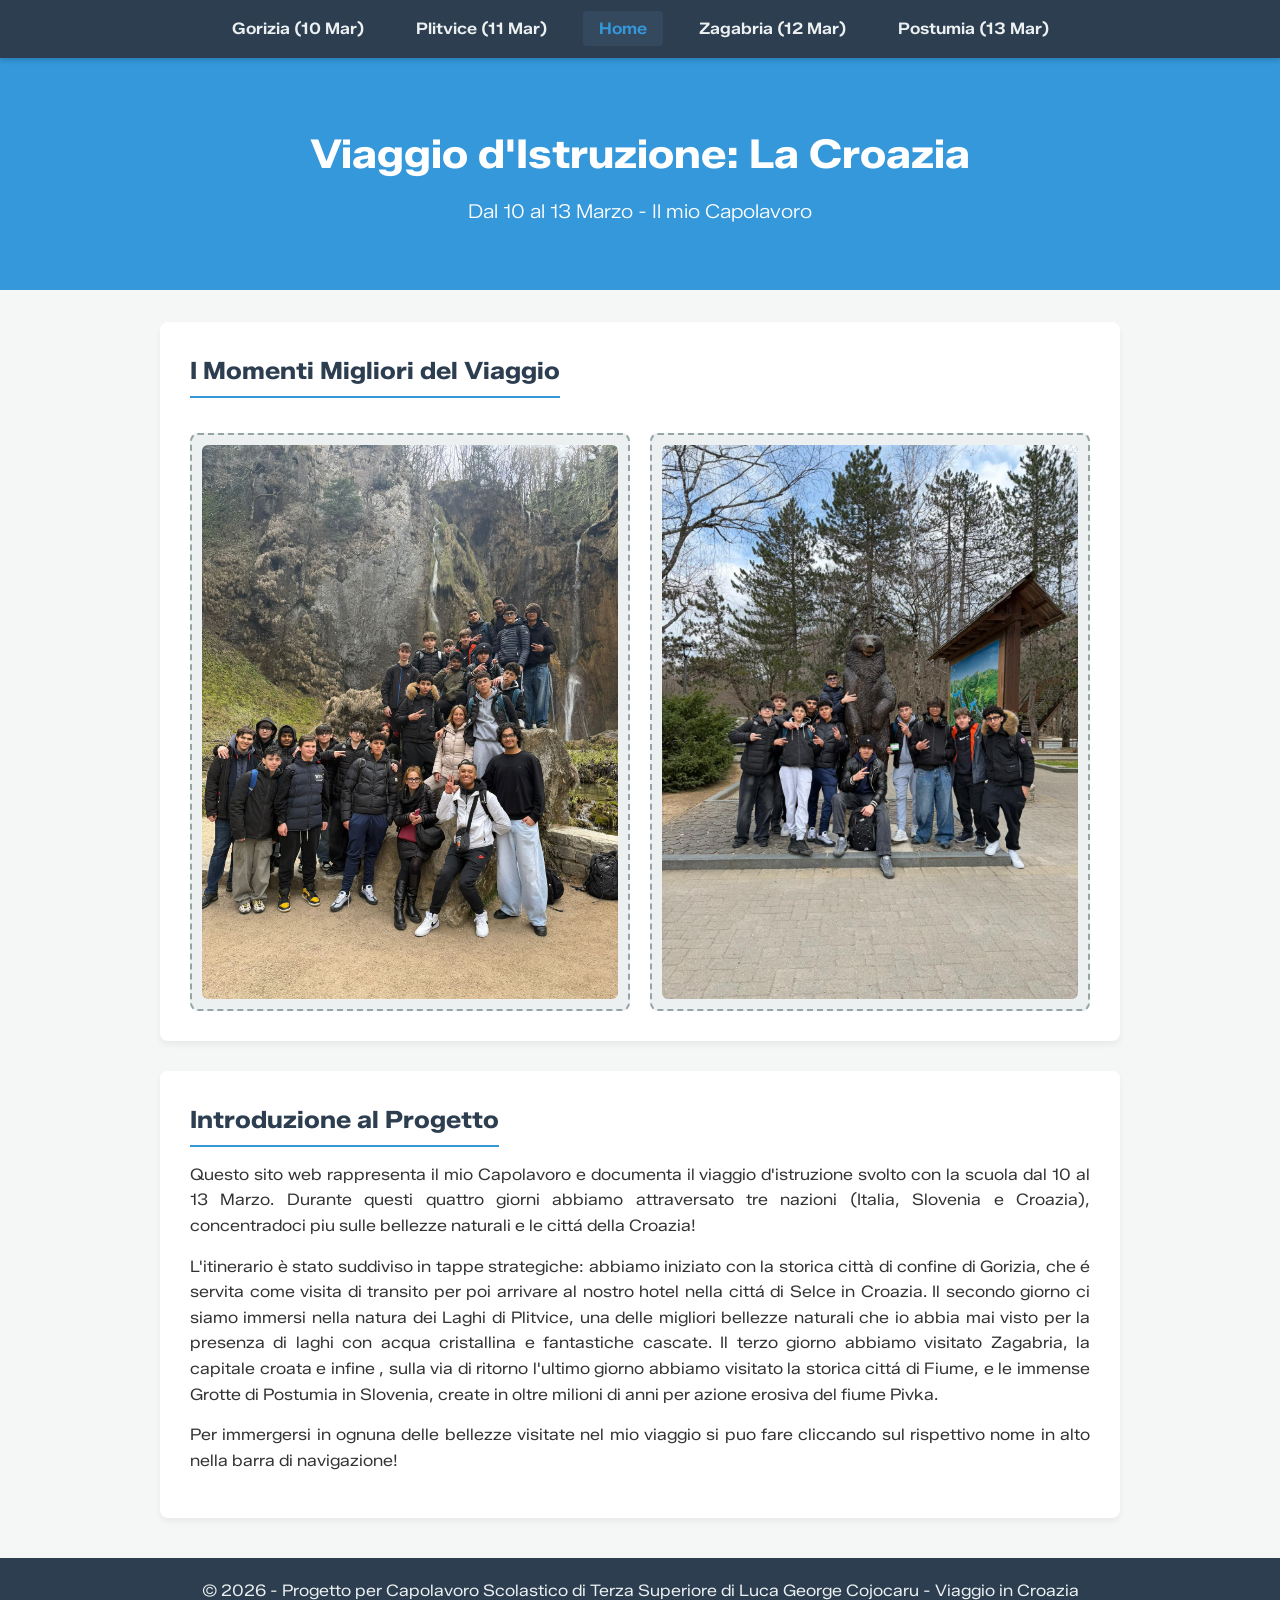
<file: index.html>
<!DOCTYPE html>
<html lang="it">
<head>
    <meta charset="UTF-8">
    <meta name="viewport" content="width=device-width, initial-scale=1.0">
    <title>Viaggio d'Istruzione in Croazia | Capolavoro</title>
    <link rel="stylesheet" href="style.css">
    <link href="https://fonts.googleapis.com/css2?family=Zalando+Sans+SemiExpanded:ital,wght@0,200..900;1,200..900&display=swap" rel="stylesheet">
</head>
<body>

    <header>
        <nav>
            <ul>
                <li><a href="gorizia.html">Gorizia (10 Mar)</a></li>
                <li><a href="plitvice.html">Plitvice (11 Mar)</a></li>
                <li><a href="index.html" class="active">Home</a></li>
                <li><a href="zagabria.html">Zagabria (12 Mar)</a></li>
                <li><a href="postumia.html">Postumia (13 Mar)</a></li>
            </ul>
        </nav>
    </header>

    <div class="hero">
        <h1>Viaggio d'Istruzione: La Croazia</h1>
        <p>Dal 10 al 13 Marzo - Il mio Capolavoro</p>
    </div>

    <div class="container">
        <section class="content-section">
            <h2>I Momenti Migliori del Viaggio</h2>
            <div class="image-gallery">
                <div class="image-box">
                    <img src="fotogruppo.jpg">
                </div>
                <div class="image-box">
                    <img src="fotogruppo2.jpg">
                </div>
            </div>
        </section>
        <section class="content-section">
            <h2>Introduzione al Progetto</h2>
            <p>Questo sito web rappresenta il mio Capolavoro e documenta il viaggio d'istruzione svolto con la scuola dal 10 al 13 Marzo. Durante questi quattro giorni abbiamo attraversato tre nazioni (Italia, Slovenia e Croazia), concentradoci piu sulle bellezze naturali e le cittá della Croazia!</p>
            <p>L'itinerario è stato suddiviso in tappe strategiche: abbiamo iniziato con la storica città di confine di Gorizia, che é servita come visita di transito per poi arrivare al nostro hotel nella cittá di Selce in Croazia. Il secondo giorno ci siamo immersi nella natura dei Laghi di Plitvice, una delle migliori bellezze naturali che io abbia mai visto per la presenza di laghi con acqua cristallina e fantastiche cascate. Il terzo giorno abbiamo visitato Zagabria, la capitale croata e infine , sulla via di ritorno l'ultimo giorno abbiamo visitato la storica cittá di Fiume, e le immense Grotte di Postumia in Slovenia, create in oltre milioni di anni per azione erosiva del fiume Pivka.</p>
            <p>Per immergersi in ognuna delle bellezze visitate nel mio viaggio si puo fare cliccando sul rispettivo nome in alto nella barra di navigazione!</p>
        </section>
    </div>

    <footer>
        <p>&copy; 2026 - Progetto per Capolavoro Scolastico di Terza Superiore di Luca George Cojocaru - Viaggio in Croazia</p>
    </footer>

</body>
</html>
</file>
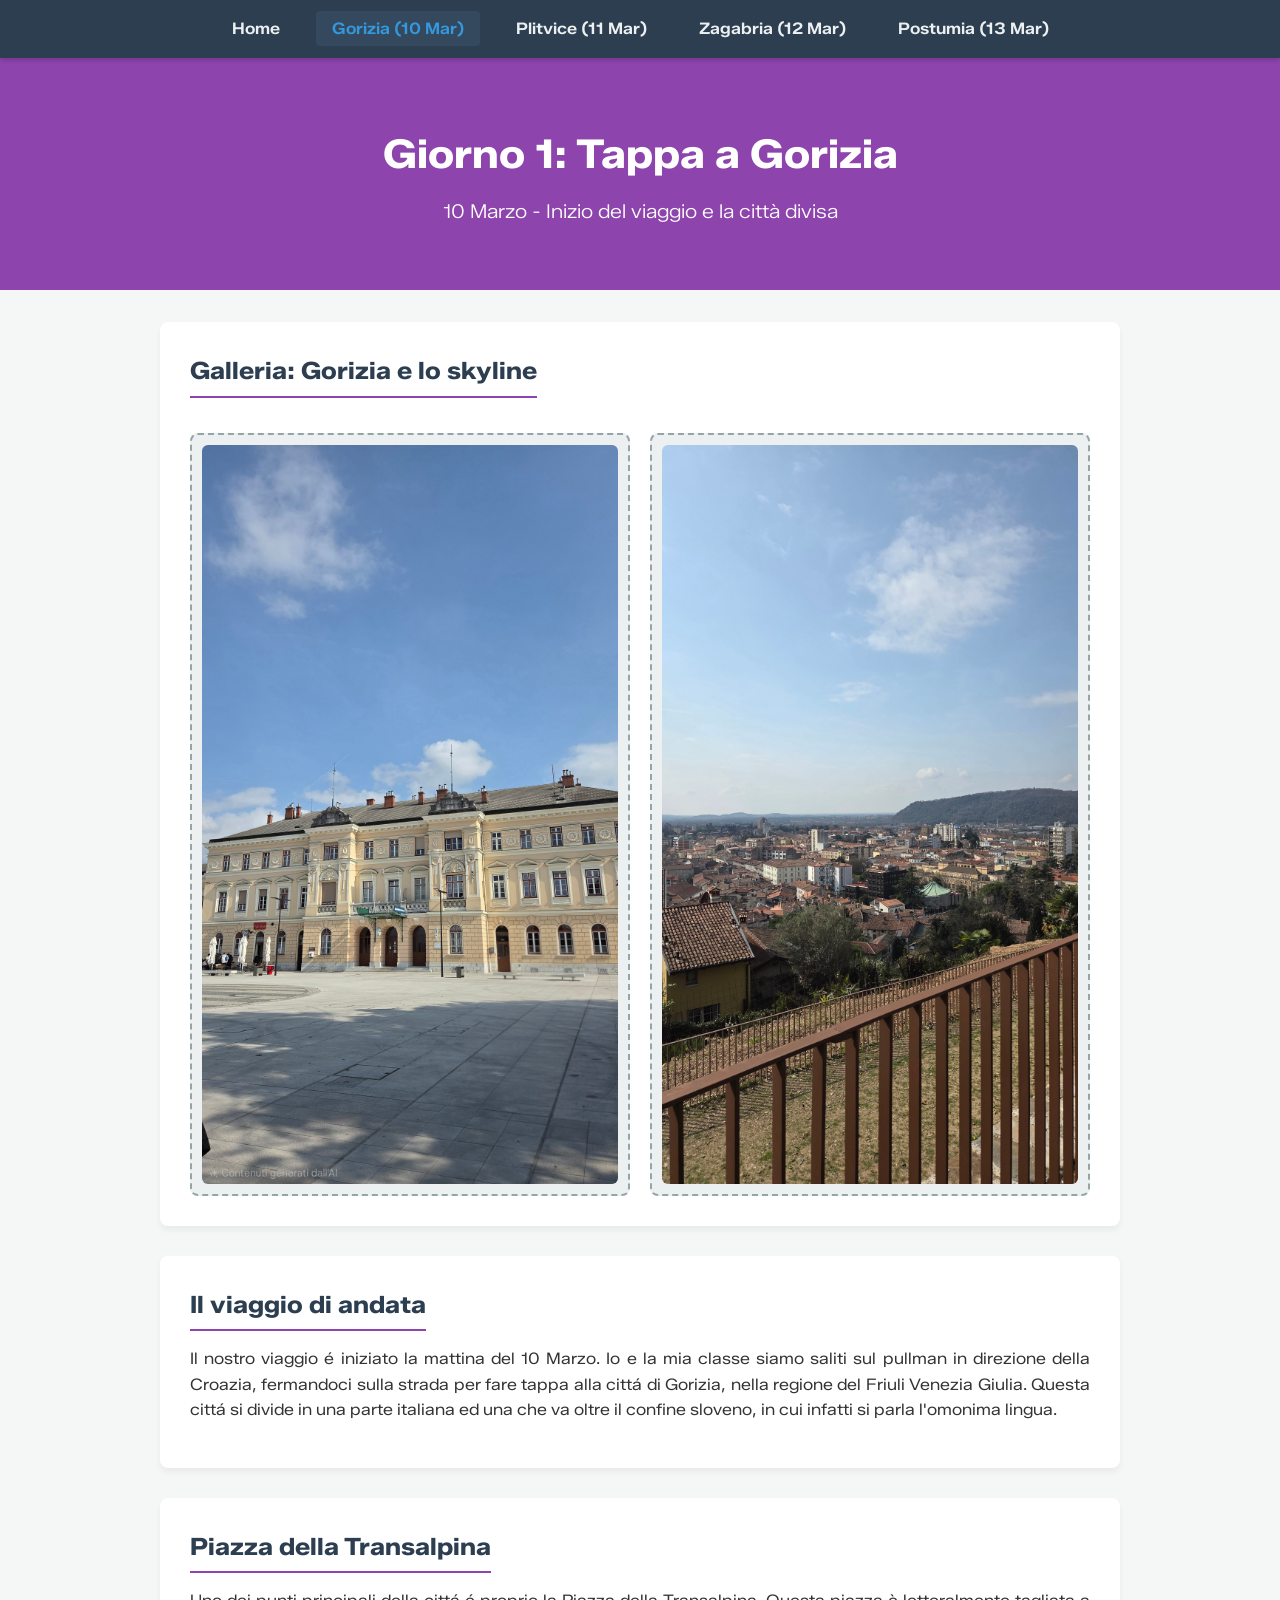
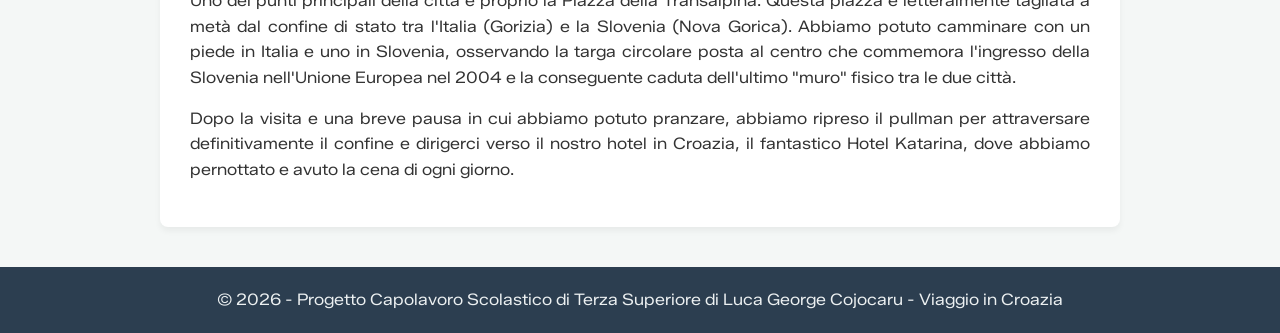
<file: gorizia.html>
<!DOCTYPE html>
<html lang="it">
<head>
    <meta charset="UTF-8">
    <meta name="viewport" content="width=device-width, initial-scale=1.0">
    <title>10 Marzo - Gorizia</title>
    <link rel="stylesheet" href="style.css">
    <link href="https://fonts.googleapis.com/css2?family=Zalando+Sans+SemiExpanded:ital,wght@0,200..900;1,200..900&display=swap" rel="stylesheet">
</head>
<body>

    <header>
        <nav>
            <ul>
                <li><a href="index.html">Home</a></li>
                <li><a href="gorizia.html" class="active">Gorizia (10 Mar)</a></li>
                <li><a href="plitvice.html">Plitvice (11 Mar)</a></li>
                <li><a href="zagabria.html">Zagabria (12 Mar)</a></li>
                <li><a href="postumia.html">Postumia (13 Mar)</a></li>
            </ul>
        </nav>
    </header>

    <div class="hero" style="background-color: #8e44ad;">
        <h1>Giorno 1: Tappa a Gorizia</h1>
        <p>10 Marzo - Inizio del viaggio e la città divisa</p>
    </div>

    <div class="container">
        <section class="content-section">
            <h2 style="border-bottom: 2px solid #8e44ad;">Galleria: Gorizia e lo skyline</h2>
            <div class="image-gallery">
                <div class="image-box">
                    <img src="gorizia1.jpg">
                </div>
                <div class="image-box">
                    <img src="gorizia2.jpg">
                </div>
            </div>
        </section>
        <section class="content-section">
            <h2 style="border-bottom: 2px solid #8e44ad;">Il viaggio di andata</h2>
            <p>Il nostro viaggio é iniziato la mattina del 10 Marzo. Io e la mia classe siamo saliti sul pullman in direzione della Croazia, fermandoci sulla strada per fare tappa alla cittá di Gorizia, nella regione del Friuli Venezia Giulia. Questa cittá si divide in una parte italiana ed una che va oltre il confine sloveno, in cui infatti si parla l'omonima lingua.</p>
        </section>

        <section class="content-section">
            <h2 style="border-bottom: 2px solid #8e44ad;">Piazza della Transalpina</h2>
            <p>Uno dei punti principali della cittá é proprio la Piazza della Transalpina. Questa piazza è letteralmente tagliata a metà dal confine di stato tra l'Italia (Gorizia) e la Slovenia (Nova Gorica). Abbiamo potuto camminare con un piede in Italia e uno in Slovenia, osservando la targa circolare posta al centro che commemora l'ingresso della Slovenia nell'Unione Europea nel 2004 e la conseguente caduta dell'ultimo "muro" fisico tra le due città.</p>
            <p>Dopo la visita e una breve pausa in cui abbiamo potuto pranzare, abbiamo ripreso il pullman per attraversare definitivamente il confine e dirigerci verso il nostro hotel in Croazia, il fantastico Hotel Katarina, dove abbiamo pernottato e avuto la cena di ogni giorno.</p>
        </section>
    </div>

    <footer>
        <p>&copy; 2026 - Progetto Capolavoro Scolastico di Terza Superiore di Luca George Cojocaru - Viaggio in Croazia</p>
    </footer>

</body>
</html>
</file>
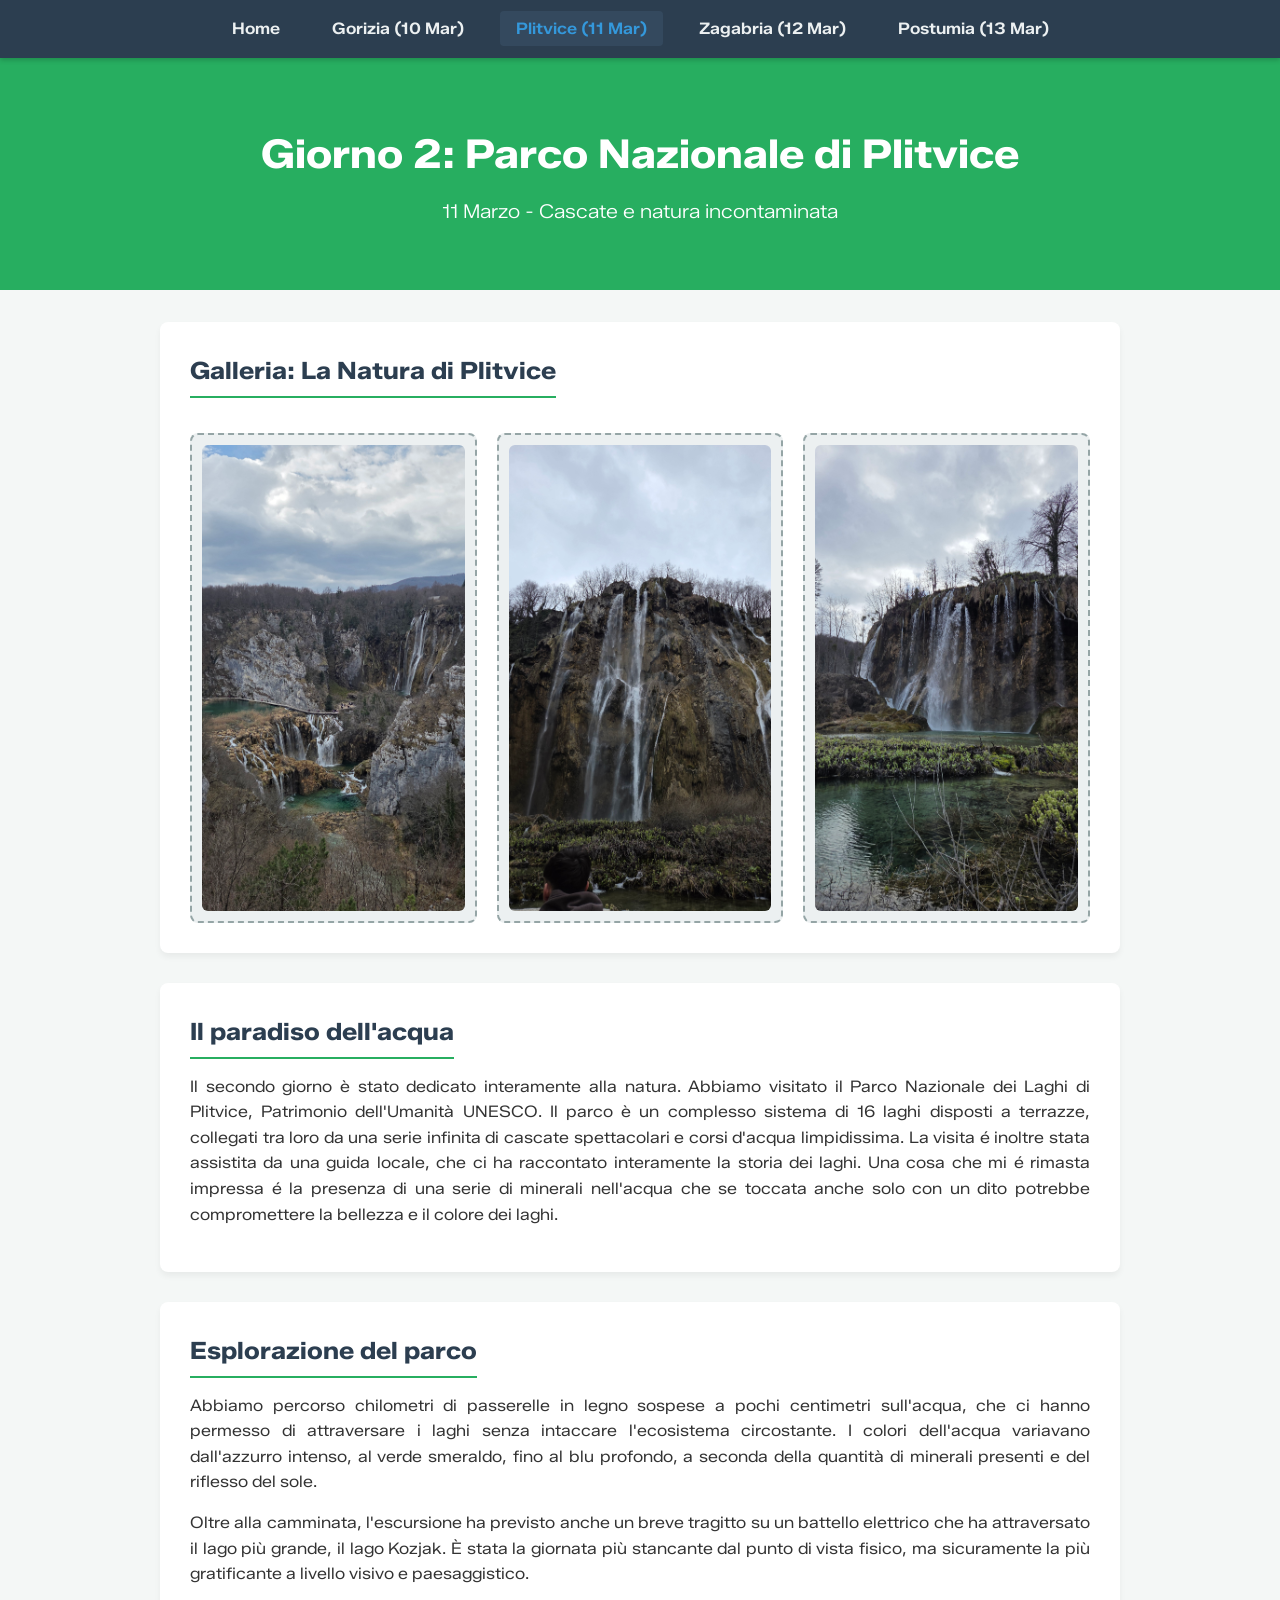
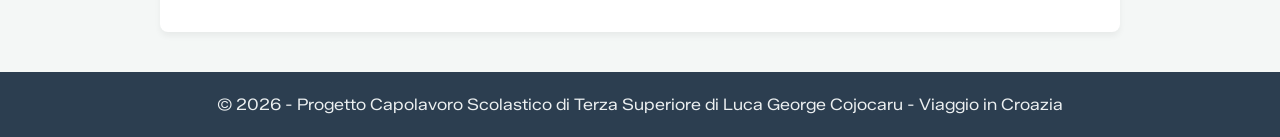
<file: plitvice.html>
<!DOCTYPE html>
<html lang="it">
<head>
    <meta charset="UTF-8">
    <meta name="viewport" content="width=device-width, initial-scale=1.0">
    <title>11 Marzo - Laghi di Plitvice</title>
    <link rel="stylesheet" href="style.css">
    <link href="https://fonts.googleapis.com/css2?family=Zalando+Sans+SemiExpanded:ital,wght@0,200..900;1,200..900&display=swap" rel="stylesheet">
</head>
<body>

    <header>
        <nav>
            <ul>
                <li><a href="index.html">Home</a></li>
                <li><a href="gorizia.html">Gorizia (10 Mar)</a></li>
                <li><a href="plitvice.html" class="active">Plitvice (11 Mar)</a></li>
                <li><a href="zagabria.html">Zagabria (12 Mar)</a></li>
                <li><a href="postumia.html">Postumia (13 Mar)</a></li>
            </ul>
        </nav>
    </header>

    <div class="hero" style="background-color: #27ae60;">
        <h1>Giorno 2: Parco Nazionale di Plitvice</h1>
        <p>11 Marzo - Cascate e natura incontaminata</p>
    </div>

    <div class="container">
        <section class="content-section">
            <h2 style="border-bottom: 2px solid #27ae60;">Galleria: La Natura di Plitvice</h2>
            <div class="image-gallery">
                <div class="image-box">
                    <img src="plitvice1.jpg">
                </div>
                <div class="image-box">
                    <img src="plitvice2.jpg">
                </div>
                <div class="image-box">
                    <img src="plitvice3.jpg">
                </div>
            </div>
        </section>
        <section class="content-section">
            <h2 style="border-bottom: 2px solid #27ae60;">Il paradiso dell'acqua</h2>
            <p>Il secondo giorno è stato dedicato interamente alla natura. Abbiamo visitato il Parco Nazionale dei Laghi di Plitvice, Patrimonio dell'Umanità UNESCO. Il parco è un complesso sistema di 16 laghi disposti a terrazze, collegati tra loro da una serie infinita di cascate spettacolari e corsi d'acqua limpidissima.
            La visita é inoltre stata assistita da una guida locale, che ci ha raccontato interamente la storia dei laghi. Una cosa che mi é rimasta impressa é la presenza di una serie di minerali nell'acqua che se toccata anche solo con un dito potrebbe compromettere la bellezza e il colore dei laghi.
            </p>
        </section>

        <section class="content-section">
            <h2 style="border-bottom: 2px solid #27ae60;">Esplorazione del parco</h2>
            <p>Abbiamo percorso chilometri di passerelle in legno sospese a pochi centimetri sull'acqua, che ci hanno permesso di attraversare i laghi senza intaccare l'ecosistema circostante. I colori dell'acqua variavano dall'azzurro intenso, al verde smeraldo, fino al blu profondo, a seconda della quantità di minerali presenti e del riflesso del sole.</p>
            <p>Oltre alla camminata, l'escursione ha previsto anche un breve tragitto su un battello elettrico che ha attraversato il lago più grande, il lago Kozjak. È stata la giornata più stancante dal punto di vista fisico, ma sicuramente la più gratificante a livello visivo e paesaggistico.</p>
        </section>
    </div>

    <footer>
        <p>&copy; 2026 - Progetto Capolavoro Scolastico di Terza Superiore di Luca George Cojocaru - Viaggio in Croazia</p>
    </footer>

</body>
</html>
</file>
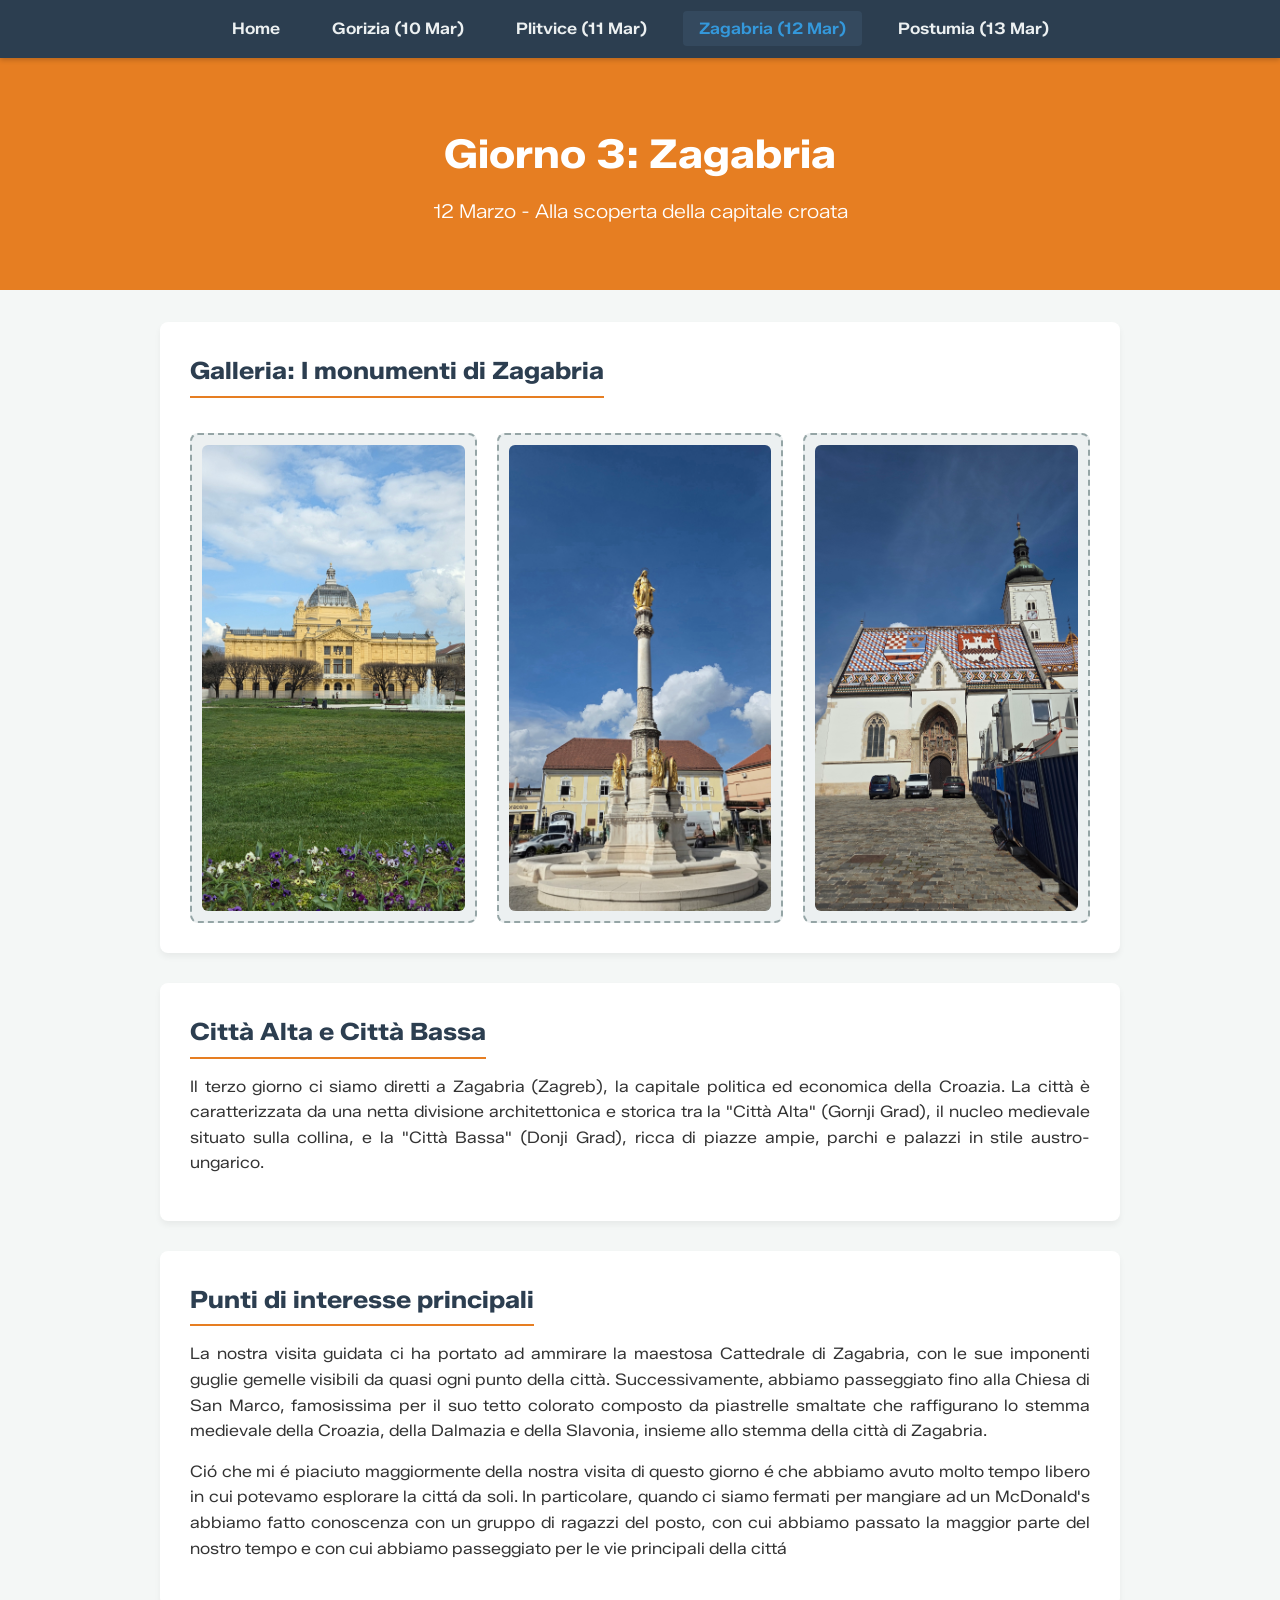
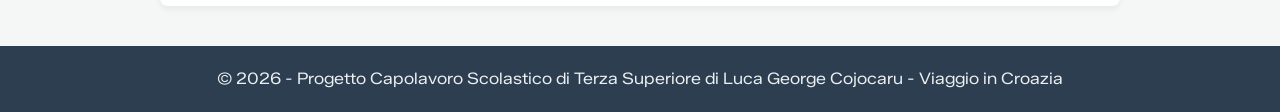
<file: zagabria.html>
<!DOCTYPE html>
<html lang="it">
<head>
    <meta charset="UTF-8">
    <meta name="viewport" content="width=device-width, initial-scale=1.0">
    <title>12 Marzo - Zagabria</title>
    <link rel="stylesheet" href="style.css">
    <link href="https://fonts.googleapis.com/css2?family=Zalando+Sans+SemiExpanded:ital,wght@0,200..900;1,200..900&display=swap" rel="stylesheet">
</head>
<body>

    <header>
        <nav>
            <ul>
                <li><a href="index.html">Home</a></li>
                <li><a href="gorizia.html">Gorizia (10 Mar)</a></li>
                <li><a href="plitvice.html">Plitvice (11 Mar)</a></li>
                <li><a href="zagabria.html" class="active">Zagabria (12 Mar)</a></li>
                <li><a href="postumia.html">Postumia (13 Mar)</a></li>
            </ul>
        </nav>
    </header>

    <div class="hero" style="background-color: #e67e22;">
        <h1>Giorno 3: Zagabria</h1>
        <p>12 Marzo - Alla scoperta della capitale croata</p>
    </div>

    <div class="container">
        <section class="content-section">
            <h2 style="border-bottom: 2px solid #e67e22;">Galleria: I monumenti di Zagabria</h2>
            <div class="image-gallery">
                <div class="image-box">
                    <img src="zagabria1.jpg">
                </div>
                <div class="image-box">
                    <img src="zagabria2.jpg">
                </div>
                <div class="image-box">
                    <img src="zagabria3.jpg">
                </div>
            </div>
        </section>
        <section class="content-section">
            <h2 style="border-bottom: 2px solid #e67e22;">Città Alta e Città Bassa</h2>
            <p>Il terzo giorno ci siamo diretti a Zagabria (Zagreb), la capitale politica ed economica della Croazia. La città è caratterizzata da una netta divisione architettonica e storica tra la "Città Alta" (Gornji Grad), il nucleo medievale situato sulla collina, e la "Città Bassa" (Donji Grad), ricca di piazze ampie, parchi e palazzi in stile austro-ungarico.</p>
        </section>

        <section class="content-section">
            <h2 style="border-bottom: 2px solid #e67e22;">Punti di interesse principali</h2>
            <p>La nostra visita guidata ci ha portato ad ammirare la maestosa Cattedrale di Zagabria, con le sue imponenti guglie gemelle visibili da quasi ogni punto della città. Successivamente, abbiamo passeggiato fino alla Chiesa di San Marco, famosissima per il suo tetto colorato composto da piastrelle smaltate che raffigurano lo stemma medievale della Croazia, della Dalmazia e della Slavonia, insieme allo stemma della città di Zagabria.</p>
            <p>Ció che mi é piaciuto maggiormente della nostra visita di questo giorno é che abbiamo avuto molto tempo libero in cui potevamo esplorare la cittá da soli. In particolare, quando ci siamo fermati per mangiare ad un McDonald's abbiamo fatto conoscenza con un gruppo di ragazzi del posto, con cui abbiamo passato la maggior parte del nostro tempo e con cui abbiamo passeggiato per le vie principali della cittá</p>
        </section>
    </div>

    <footer>
        <p>&copy; 2026 - Progetto Capolavoro Scolastico di Terza Superiore di Luca George Cojocaru - Viaggio in Croazia</p>
    </footer>

</body>
</html>
</file>
<file: style.css>
* {
    margin: 0;
    padding: 0;
    box-sizing: border-box;
    font-family: 'Zalando Sans SemiExpanded', Tahoma, Geneva, Verdana, sans-serif;
}

body {
    background-color: #f4f7f6;
    color: #333;
    line-height: 1.6;
}

header {
    background-color: #2c3e50;
    padding: 1rem 0;
    position: sticky;
    top: 0;
    z-index: 1000;
    box-shadow: 0 2px 5px rgba(0,0,0,0.2);
}

nav ul {
    list-style: none;
    display: flex;
    justify-content: center;
    gap: 20px;
    flex-wrap: wrap;
}

nav a {
    color: #ecf0f1;
    text-decoration: none;
    font-weight: 600;
    padding: 8px 16px;
    border-radius: 4px;
    transition: background-color 0.3s ease;
}

nav a:hover, nav a.active {
    background-color: #34495e;
    color: #3498db;
}

.hero {
    background-color: #3498db;
    color: white;
    text-align: center;
    padding: 4rem 2rem;
    margin-bottom: 2rem;
}

.hero h1 {
    font-size: 2.5rem;
    margin-bottom: 10px;
}

.hero p {
    font-size: 1.2rem;
    font-weight: 300;
}

.container {
    max-width: 1000px;
    margin: 0 auto;
    padding: 0 20px;
}

.content-section {
    background: white;
    padding: 30px;
    border-radius: 8px;
    box-shadow: 0 4px 6px rgba(0,0,0,0.05);
    margin-bottom: 30px;
}

.content-section h2 {
    color: #2c3e50;
    margin-bottom: 15px;
    border-bottom: 2px solid #3498db;
    padding-bottom: 5px;
    display: inline-block;
}

.content-section p {
    margin-bottom: 15px;
    text-align: justify;
}

.image-gallery {
    display: grid;
    grid-template-columns: repeat(auto-fit, minmax(250px, 1fr));
    gap: 20px;
    margin-top: 20px;
}

.image-box {
    background-color: #ecf0f1;
    border: 2px dashed #95a5a6;
    border-radius: 8px;
    min-height: 250px;
    display: flex;
    flex-direction: column;
    align-items: center;
    justify-content: center;
    overflow: hidden;
    color: #7f8c8d;
    font-size: 0.9rem;
    padding: 10px;
    text-align: center;
}

.image-box img {
    width: 100%;
    height: 100%;
    object-fit: cover;
    border-radius: 6px;
}

footer {
    background-color: #2c3e50;
    color: #ecf0f1;
    text-align: center;
    padding: 20px 0;
    margin-top: 40px;
}
</file>
